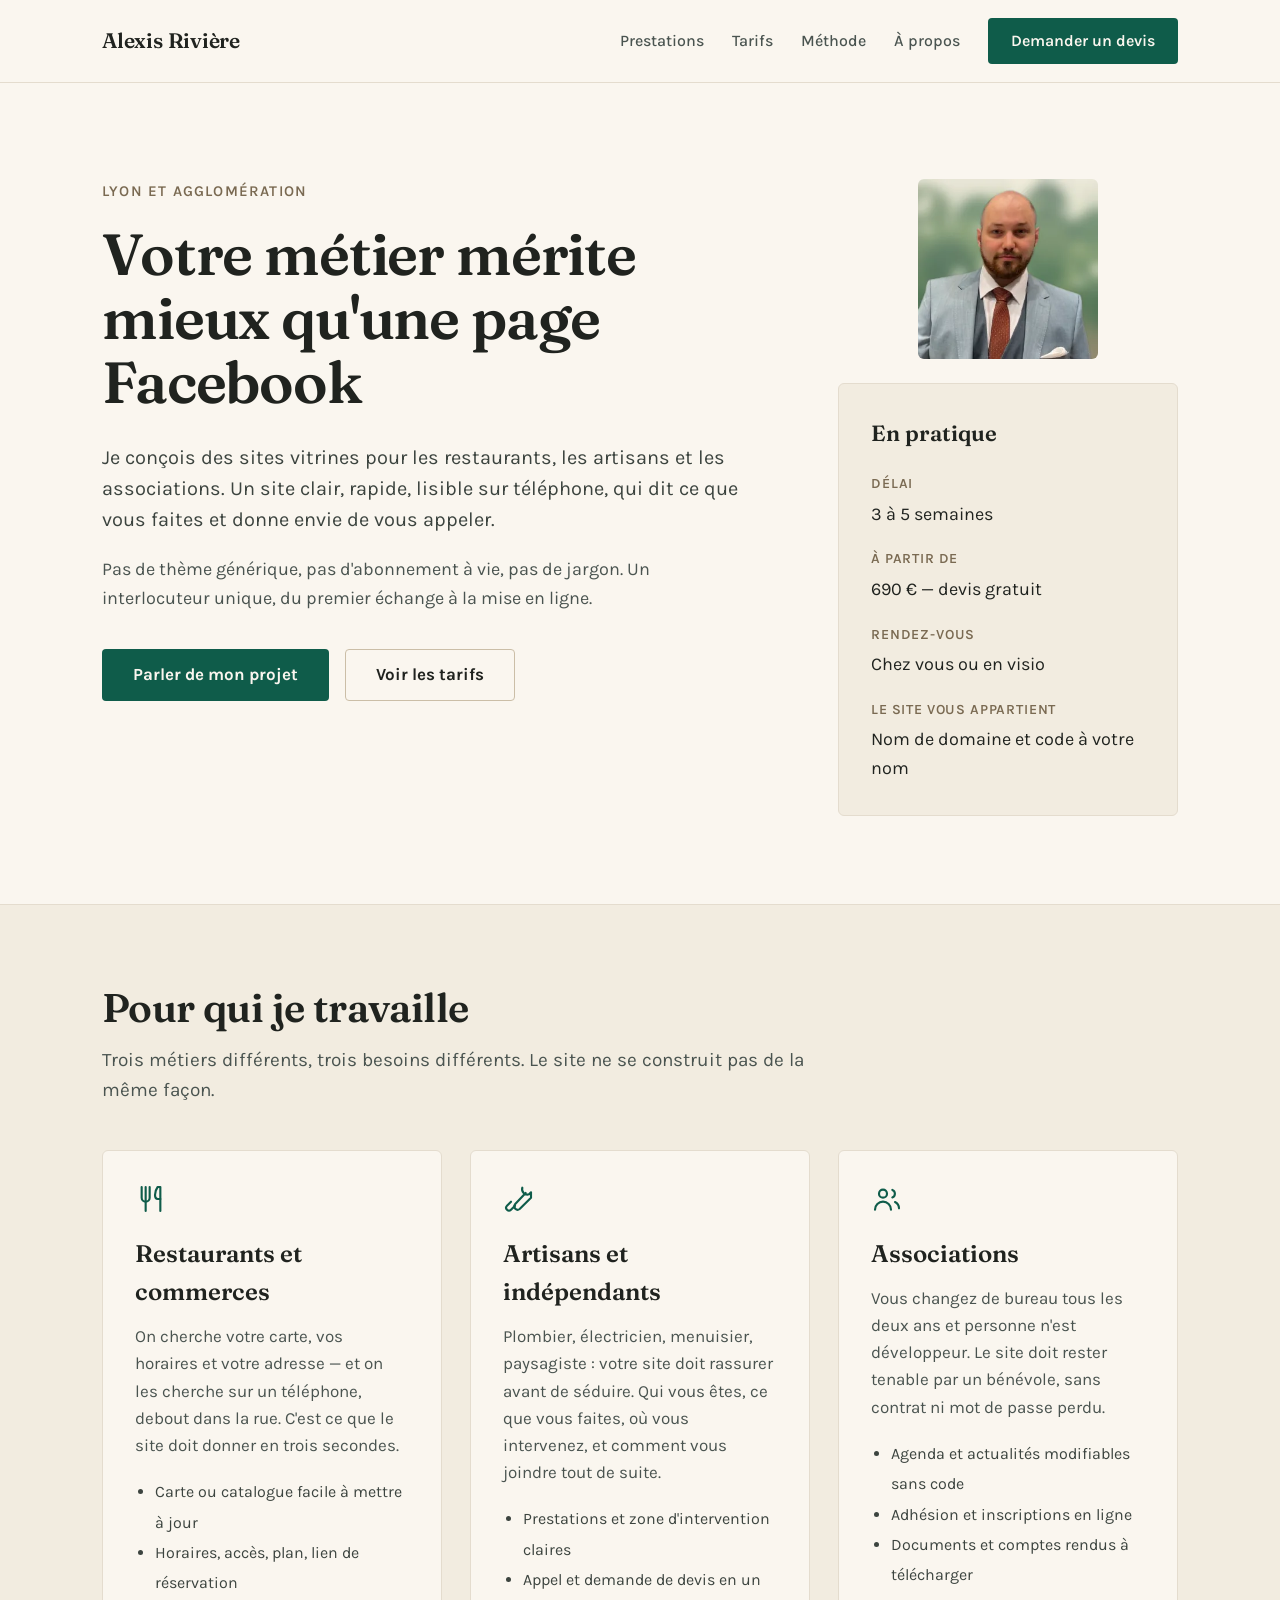
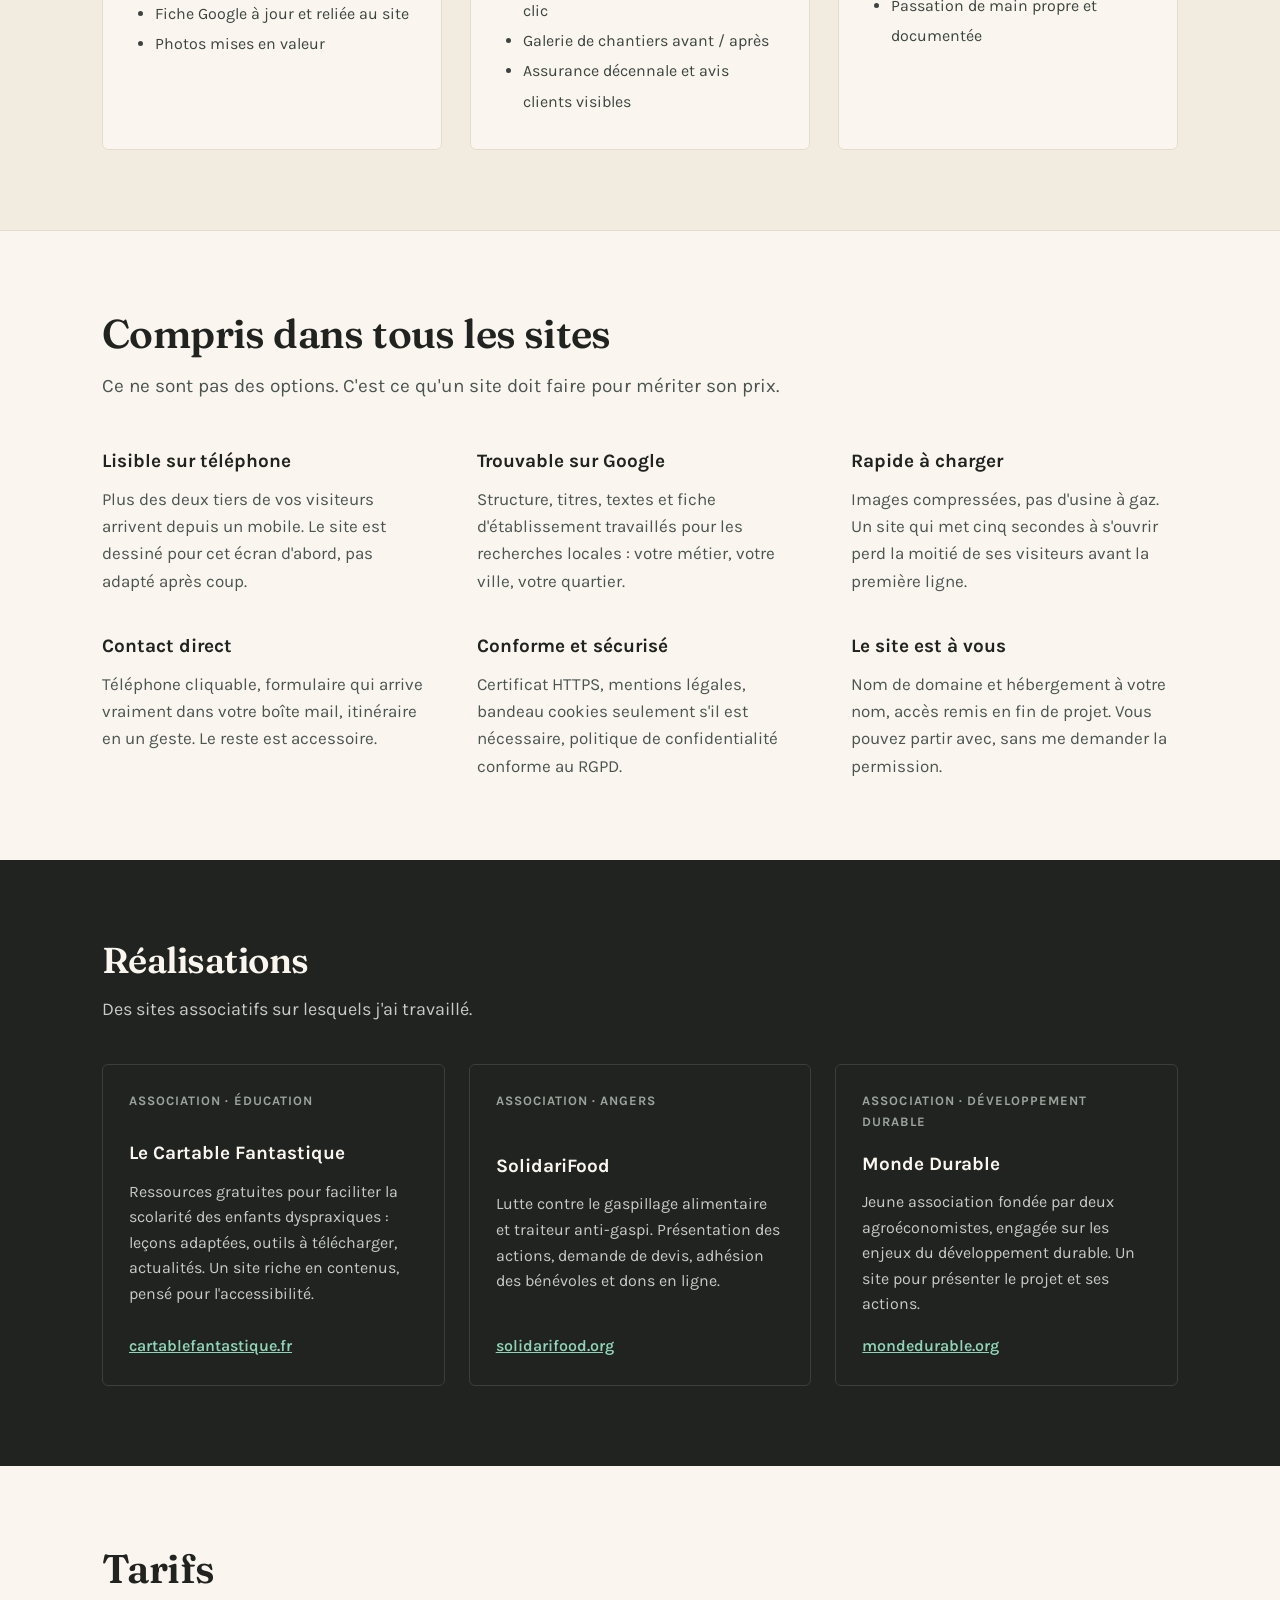
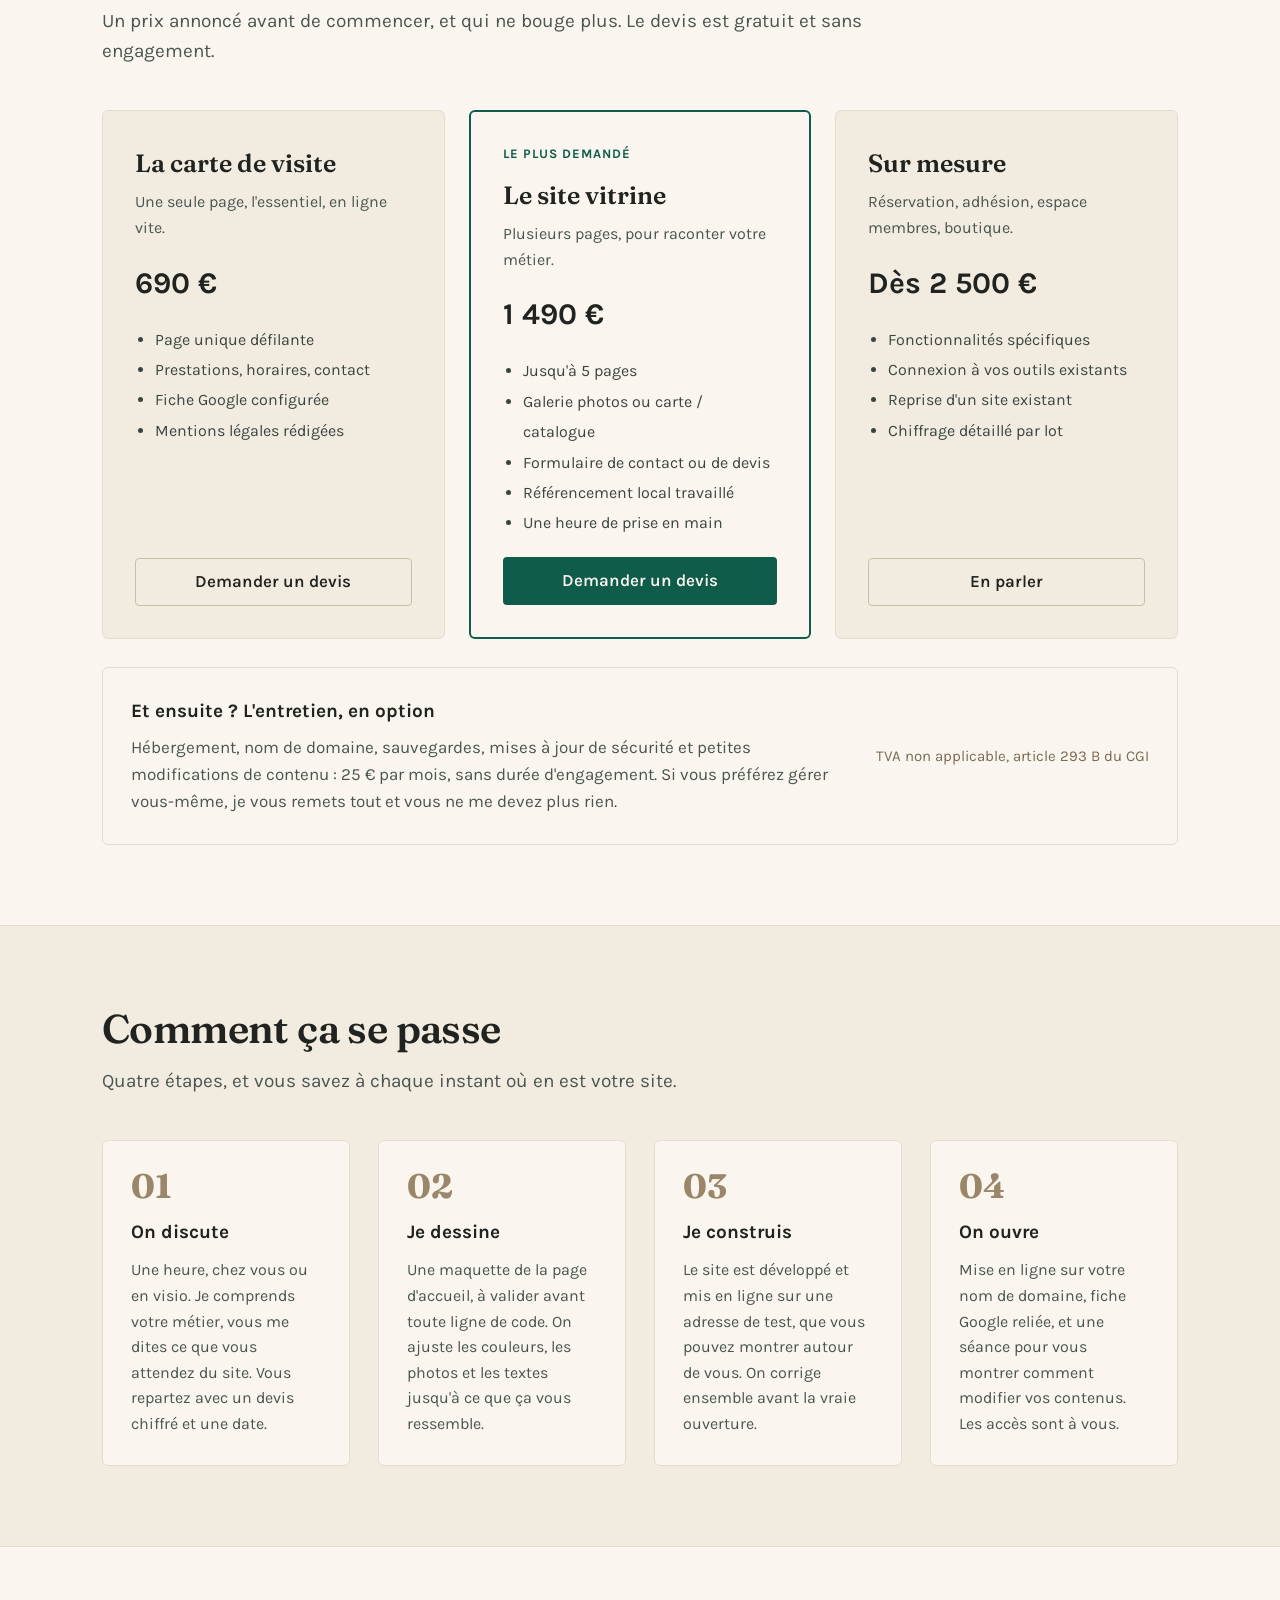
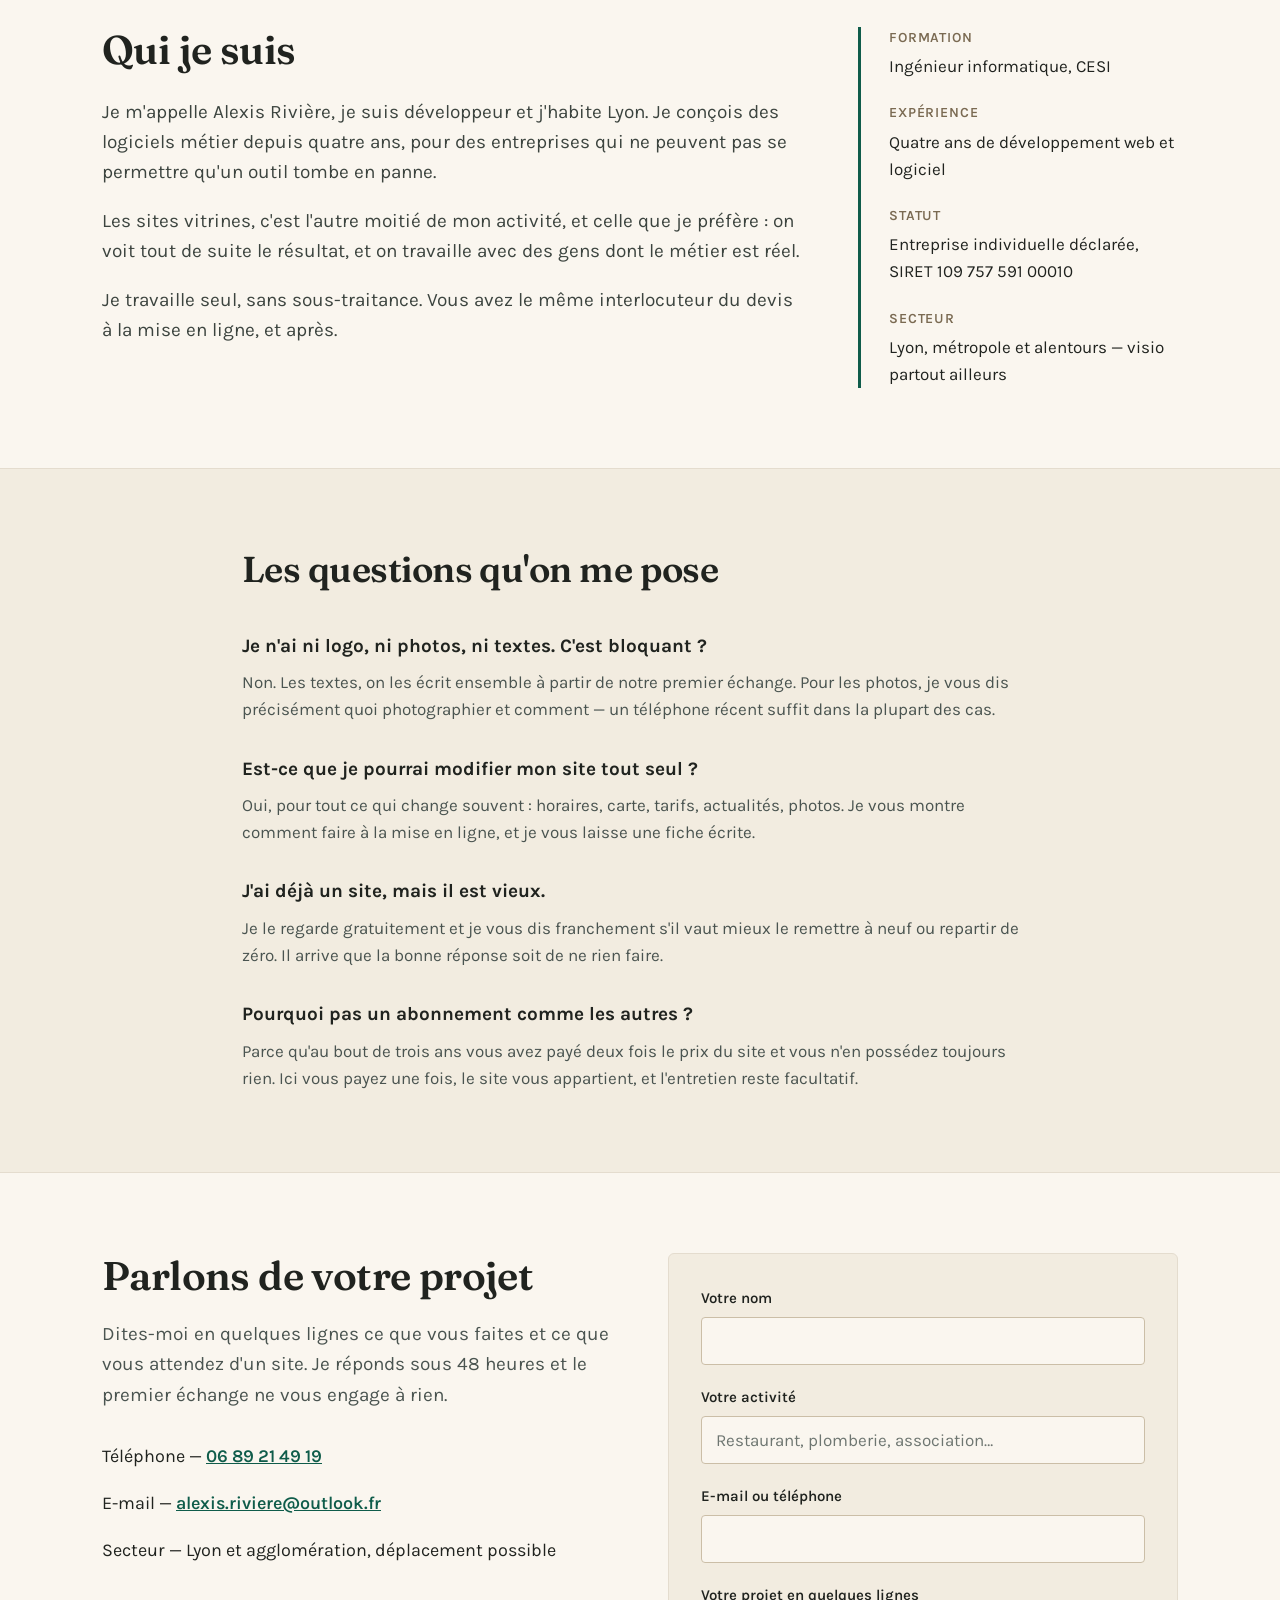
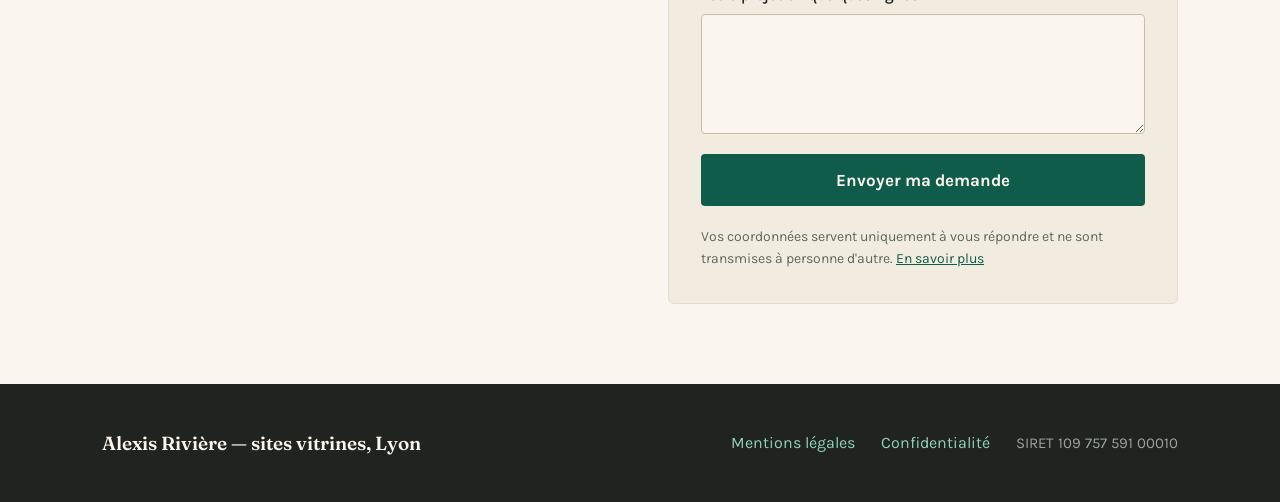
<file: index.html>
<!doctype html>
<html lang="fr">
<head>
  <meta charset="utf-8">
  <meta name="viewport" content="width=device-width, initial-scale=1">
  <title>Alexis Rivière — Création de sites vitrines à Lyon</title>
  <meta name="description" content="Sites vitrines sur mesure pour restaurants, artisans et associations à Lyon. Lisibles sur mobile, trouvables sur Google, et qui vous appartiennent. À partir de 690 €.">
  <link rel="canonical" href="https://alexis.riviere-pro.workers.dev/">
  <meta name="theme-color" content="#FAF6EF">

  <meta property="og:type" content="website">
  <meta property="og:locale" content="fr_FR">
  <meta property="og:title" content="Alexis Rivière — Création de sites vitrines à Lyon">
  <meta property="og:description" content="Sites vitrines sur mesure pour restaurants, artisans et associations. À partir de 690 €, le site vous appartient.">
  <meta property="og:url" content="https://alexis.riviere-pro.workers.dev/">

  <link rel="icon" href="assets/img/favicon.svg" type="image/svg+xml">
  <link rel="preload" href="assets/fonts/fraunces-latin-600-normal.woff2" as="font" type="font/woff2" crossorigin>
  <link rel="preload" href="assets/fonts/karla-latin-400-normal.woff2" as="font" type="font/woff2" crossorigin>
  <link rel="stylesheet" href="assets/css/style.css">

  <script type="application/ld+json">
  {
    "@context": "https://schema.org",
    "@type": "ProfessionalService",
    "name": "Alexis Rivière — sites vitrines",
    "description": "Création de sites vitrines pour restaurants, artisans et associations.",
    "url": "https://alexis.riviere-pro.workers.dev/",
    "telephone": "+33689214919",
    "email": "alexis.riviere@outlook.fr",
    "areaServed": "Lyon et métropole de Lyon",
    "address": { "@type": "PostalAddress", "addressLocality": "Lyon", "postalCode": "69008", "addressCountry": "FR" },
    "priceRange": "690 € – 2 500 €"
  }
  </script>
</head>
<body>

<a class="skip" href="#contenu">Aller au contenu</a>

<header class="site-header">
  <div class="wrap">
    <a class="brand" href="./">Alexis Rivière</a>
    <nav class="nav" aria-label="Navigation principale">
      <a href="#prestations">Prestations</a>
      <a href="#tarifs">Tarifs</a>
      <a href="#methode">Méthode</a>
      <a href="#apropos">À propos</a>
      <a class="btn btn-primary" href="#contact">Demander un devis</a>
    </nav>
  </div>
</header>

<main id="contenu">

  <!-- ===== hero ===== -->
  <section class="hero">
    <div class="wrap hero-grid">

      <div class="hero-text">
        <p class="hero-place">Lyon et agglomération</p>
        <h1>Votre métier mérite mieux qu'une page Facebook</h1>
        <p class="hero-lead">Je conçois des sites vitrines pour les restaurants, les artisans et les associations. Un site clair, rapide, lisible sur téléphone, qui dit ce que vous faites et donne envie de vous appeler.</p>
        <p class="hero-sub">Pas de thème générique, pas d'abonnement à vie, pas de jargon. Un interlocuteur unique, du premier échange à la mise en ligne.</p>
        <div class="actions">
          <a class="btn btn-primary btn-lg" href="#contact">Parler de mon projet</a>
          <a class="btn btn-ghost btn-lg" href="#tarifs">Voir les tarifs</a>
        </div>
      </div>

      <div class="hero-side">
        <picture style="align-self: center;">
          <source srcset="assets/img/alexis-riviere.webp" type="image/webp">
          <img class="hero-photo" src="assets/img/alexis-riviere.jpg" width="310" height="310" alt="Alexis Rivière, en costume gris clair et cravate" fetchpriority="high" decoding="async">
        </picture>
        <aside class="facts" aria-labelledby="facts-title">
          <h2 id="facts-title">En pratique</h2>
          <dl>
            <div>
              <dt class="label">Délai</dt>
              <dd>3 à 5 semaines</dd>
            </div>
            <div>
              <dt class="label">À partir de</dt>
              <dd>690 € — devis gratuit</dd>
            </div>
            <div>
              <dt class="label">Rendez-vous</dt>
              <dd>Chez vous ou en visio</dd>
            </div>
            <div>
              <dt class="label">Le site vous appartient</dt>
              <dd>Nom de domaine et code à votre nom</dd>
            </div>
          </dl>
        </aside>
      </div>

    </div>
  </section>

  <!-- ===== pour qui ===== -->
  <section id="prestations" class="band">
    <div class="wrap section">
      <h2 class="section-title">Pour qui je travaille</h2>
      <p class="section-lead">Trois métiers différents, trois besoins différents. Le site ne se construit pas de la même façon.</p>

      <div class="grid grid-3">

        <article class="card">
          <svg class="card-icon" viewBox="0 0 24 24" fill="none" stroke="currentColor" stroke-width="1.6" stroke-linecap="round" stroke-linejoin="round" aria-hidden="true" focusable="false">
            <path d="M5 3v8a3 3 0 0 0 6 0V3"/><path d="M8 3v18"/><path d="M17 3c-1.5 2-2 4-2 6s.5 3 2 3h2V3z"/><path d="M19 12v9"/>
          </svg>
          <h3>Restaurants et commerces</h3>
          <p>On cherche votre carte, vos horaires et votre adresse — et on les cherche sur un téléphone, debout dans la rue. C'est ce que le site doit donner en trois secondes.</p>
          <ul class="list">
            <li>Carte ou catalogue facile à mettre à jour</li>
            <li>Horaires, accès, plan, lien de réservation</li>
            <li>Fiche Google à jour et reliée au site</li>
            <li>Photos mises en valeur</li>
          </ul>
        </article>

        <article class="card">
          <svg class="card-icon" viewBox="0 0 24 24" fill="none" stroke="currentColor" stroke-width="1.6" stroke-linecap="round" stroke-linejoin="round" aria-hidden="true" focusable="false">
            <path d="M14.5 3.5a4 4 0 0 0 5 5L21 7v4l-8.5 8.5a2.5 2.5 0 0 1-3.5-3.5L17 7.5"/><path d="M6 14l-3 3a2.1 2.1 0 0 0 3 3l3-3"/>
          </svg>
          <h3>Artisans et indépendants</h3>
          <p>Plombier, électricien, menuisier, paysagiste : votre site doit rassurer avant de séduire. Qui vous êtes, ce que vous faites, où vous intervenez, et comment vous joindre tout de suite.</p>
          <ul class="list">
            <li>Prestations et zone d'intervention claires</li>
            <li>Appel et demande de devis en un clic</li>
            <li>Galerie de chantiers avant / après</li>
            <li>Assurance décennale et avis clients visibles</li>
          </ul>
        </article>

        <article class="card">
          <svg class="card-icon" viewBox="0 0 24 24" fill="none" stroke="currentColor" stroke-width="1.6" stroke-linecap="round" stroke-linejoin="round" aria-hidden="true" focusable="false">
            <circle cx="9" cy="8" r="3"/><path d="M3 20c0-3.3 2.7-6 6-6s6 2.7 6 6"/><path d="M16 5.2a3 3 0 0 1 0 5.6"/><path d="M18 14.3c1.8.9 3 2.6 3 4.7"/>
          </svg>
          <h3>Associations</h3>
          <p>Vous changez de bureau tous les deux ans et personne n'est développeur. Le site doit rester tenable par un bénévole, sans contrat ni mot de passe perdu.</p>
          <ul class="list">
            <li>Agenda et actualités modifiables sans code</li>
            <li>Adhésion et inscriptions en ligne</li>
            <li>Documents et comptes rendus à télécharger</li>
            <li>Passation de main propre et documentée</li>
          </ul>
        </article>

      </div>
    </div>
  </section>

  <!-- ===== inclus ===== -->
  <section class="wrap section" aria-labelledby="inclus-title">
    <h2 id="inclus-title" class="section-title">Compris dans tous les sites</h2>
    <p class="section-lead">Ce ne sont pas des options. C'est ce qu'un site doit faire pour mériter son prix.</p>

    <div class="features">
      <div>
        <h3>Lisible sur téléphone</h3>
        <p>Plus des deux tiers de vos visiteurs arrivent depuis un mobile. Le site est dessiné pour cet écran d'abord, pas adapté après coup.</p>
      </div>
      <div>
        <h3>Trouvable sur Google</h3>
        <p>Structure, titres, textes et fiche d'établissement travaillés pour les recherches locales : votre métier, votre ville, votre quartier.</p>
      </div>
      <div>
        <h3>Rapide à charger</h3>
        <p>Images compressées, pas d'usine à gaz. Un site qui met cinq secondes à s'ouvrir perd la moitié de ses visiteurs avant la première ligne.</p>
      </div>
      <div>
        <h3>Contact direct</h3>
        <p>Téléphone cliquable, formulaire qui arrive vraiment dans votre boîte mail, itinéraire en un geste. Le reste est accessoire.</p>
      </div>
      <div>
        <h3>Conforme et sécurisé</h3>
        <p>Certificat HTTPS, mentions légales, bandeau cookies seulement s'il est nécessaire, politique de confidentialité conforme au RGPD.</p>
      </div>
      <div>
        <h3>Le site est à vous</h3>
        <p>Nom de domaine et hébergement à votre nom, accès remis en fin de projet. Vous pouvez partir avec, sans me demander la permission.</p>
      </div>
    </div>
  </section>

  <!-- ===== réalisations ===== -->
  <section class="band-night" aria-labelledby="realisations-title">
    <div class="wrap section">
      <h2 id="realisations-title" class="section-title">Réalisations</h2>
      <p class="section-lead">Des sites associatifs sur lesquels j'ai travaillé.</p>
      <div class="grid work">
        <article class="work-item">
          <p class="kind">Association · Éducation</p>
          <h3>Le Cartable Fantastique</h3>
          <p>Ressources gratuites pour faciliter la scolarité des enfants dyspraxiques : leçons adaptées, outils à télécharger, actualités. Un site riche en contenus, pensé pour l'accessibilité.</p>
          <a href="https://www.cartablefantastique.fr/" rel="noopener">cartablefantastique.fr</a>
        </article>
        <article class="work-item">
          <p class="kind">Association · Angers</p>
          <h3>SolidariFood</h3>
          <p>Lutte contre le gaspillage alimentaire et traiteur anti-gaspi. Présentation des actions, demande de devis, adhésion des bénévoles et dons en ligne.</p>
          <a href="https://www.solidarifood.org/" rel="noopener">solidarifood.org</a>
        </article>
        <article class="work-item">
          <p class="kind">Association · Développement durable</p>
          <h3>Monde Durable</h3>
          <p>Jeune association fondée par deux agroéconomistes, engagée sur les enjeux du développement durable. Un site pour présenter le projet et ses actions.</p>
          <a href="https://mondedurable.org/" rel="noopener">mondedurable.org</a>
        </article>
      </div>
    </div>
  </section>

  <!-- ===== tarifs ===== -->
  <section id="tarifs" class="wrap section">
    <h2 class="section-title">Tarifs</h2>
    <p class="section-lead">Un prix annoncé avant de commencer, et qui ne bouge plus. Le devis est gratuit et sans engagement.</p>

    <div class="grid pricing">

      <article class="plan">
        <div>
          <h3>La carte de visite</h3>
          <p class="plan-desc">Une seule page, l'essentiel, en ligne vite.</p>
        </div>
        <p class="plan-price">690 €</p>
        <ul class="list">
          <li>Page unique défilante</li>
          <li>Prestations, horaires, contact</li>
          <li>Fiche Google configurée</li>
          <li>Mentions légales rédigées</li>
        </ul>
        <a class="btn btn-ghost" href="#contact">Demander un devis</a>
      </article>

      <article class="plan plan-featured">
        <div>
          <p class="plan-badge">Le plus demandé</p>
          <h3>Le site vitrine</h3>
          <p class="plan-desc">Plusieurs pages, pour raconter votre métier.</p>
        </div>
        <p class="plan-price">1 490 €</p>
        <ul class="list">
          <li>Jusqu'à 5 pages</li>
          <li>Galerie photos ou carte / catalogue</li>
          <li>Formulaire de contact ou de devis</li>
          <li>Référencement local travaillé</li>
          <li>Une heure de prise en main</li>
        </ul>
        <a class="btn btn-primary" href="#contact">Demander un devis</a>
      </article>

      <article class="plan">
        <div>
          <h3>Sur mesure</h3>
          <p class="plan-desc">Réservation, adhésion, espace membres, boutique.</p>
        </div>
        <p class="plan-price">Dès 2 500 €</p>
        <ul class="list">
          <li>Fonctionnalités spécifiques</li>
          <li>Connexion à vos outils existants</li>
          <li>Reprise d'un site existant</li>
          <li>Chiffrage détaillé par lot</li>
        </ul>
        <a class="btn btn-ghost" href="#contact">En parler</a>
      </article>

    </div>

    <div class="upkeep">
      <div class="upkeep-text">
        <h3>Et ensuite ? L'entretien, en option</h3>
        <p>Hébergement, nom de domaine, sauvegardes, mises à jour de sécurité et petites modifications de contenu : 25 € par mois, sans durée d'engagement. Si vous préférez gérer vous-même, je vous remets tout et vous ne me devez plus rien.</p>
      </div>
      <p class="vat">TVA non applicable, article 293 B du CGI</p>
    </div>
  </section>

  <!-- ===== méthode ===== -->
  <section id="methode" class="band">
    <div class="wrap section">
      <h2 class="section-title">Comment ça se passe</h2>
      <p class="section-lead">Quatre étapes, et vous savez à chaque instant où en est votre site.</p>

      <ol class="grid grid-4 steps">
        <li>
          <p class="step-num" aria-hidden="true">01</p>
          <h3>On discute</h3>
          <p>Une heure, chez vous ou en visio. Je comprends votre métier, vous me dites ce que vous attendez du site. Vous repartez avec un devis chiffré et une date.</p>
        </li>
        <li>
          <p class="step-num" aria-hidden="true">02</p>
          <h3>Je dessine</h3>
          <p>Une maquette de la page d'accueil, à valider avant toute ligne de code. On ajuste les couleurs, les photos et les textes jusqu'à ce que ça vous ressemble.</p>
        </li>
        <li>
          <p class="step-num" aria-hidden="true">03</p>
          <h3>Je construis</h3>
          <p>Le site est développé et mis en ligne sur une adresse de test, que vous pouvez montrer autour de vous. On corrige ensemble avant la vraie ouverture.</p>
        </li>
        <li>
          <p class="step-num" aria-hidden="true">04</p>
          <h3>On ouvre</h3>
          <p>Mise en ligne sur votre nom de domaine, fiche Google reliée, et une séance pour vous montrer comment modifier vos contenus. Les accès sont à vous.</p>
        </li>
      </ol>
    </div>
  </section>

  <!-- ===== à propos ===== -->
  <section id="apropos" class="wrap section">
    <div class="about">
      <div class="about-text">
        <h2 class="section-title">Qui je suis</h2>
        <p>Je m'appelle Alexis Rivière, je suis développeur et j'habite Lyon. Je conçois des logiciels métier depuis quatre ans, pour des entreprises qui ne peuvent pas se permettre qu'un outil tombe en panne.</p>
        <p>Les sites vitrines, c'est l'autre moitié de mon activité, et celle que je préfère : on voit tout de suite le résultat, et on travaille avec des gens dont le métier est réel.</p>
        <p>Je travaille seul, sans sous-traitance. Vous avez le même interlocuteur du devis à la mise en ligne, et après.</p>
      </div>
      <dl class="about-facts">
        <div>
          <dt class="label">Formation</dt>
          <dd>Ingénieur informatique, CESI</dd>
        </div>
        <div>
          <dt class="label">Expérience</dt>
          <dd>Quatre ans de développement web et logiciel</dd>
        </div>
        <div>
          <dt class="label">Statut</dt>
          <dd>Entreprise individuelle déclarée, SIRET 109 757 591 00010</dd>
        </div>
        <div>
          <dt class="label">Secteur</dt>
          <dd>Lyon, métropole et alentours — visio partout ailleurs</dd>
        </div>
      </dl>
    </div>
  </section>

  <!-- ===== questions ===== -->
  <section class="band" aria-labelledby="faq-title">
    <div class="wrap section faq">
      <h2 id="faq-title" class="section-title">Les questions qu'on me pose</h2>
      <div class="faq-list">
        <div>
          <h3>Je n'ai ni logo, ni photos, ni textes. C'est bloquant ?</h3>
          <p>Non. Les textes, on les écrit ensemble à partir de notre premier échange. Pour les photos, je vous dis précisément quoi photographier et comment — un téléphone récent suffit dans la plupart des cas.</p>
        </div>
        <div>
          <h3>Est-ce que je pourrai modifier mon site tout seul ?</h3>
          <p>Oui, pour tout ce qui change souvent : horaires, carte, tarifs, actualités, photos. Je vous montre comment faire à la mise en ligne, et je vous laisse une fiche écrite.</p>
        </div>
        <div>
          <h3>J'ai déjà un site, mais il est vieux.</h3>
          <p>Je le regarde gratuitement et je vous dis franchement s'il vaut mieux le remettre à neuf ou repartir de zéro. Il arrive que la bonne réponse soit de ne rien faire.</p>
        </div>
        <div>
          <h3>Pourquoi pas un abonnement comme les autres ?</h3>
          <p>Parce qu'au bout de trois ans vous avez payé deux fois le prix du site et vous n'en possédez toujours rien. Ici vous payez une fois, le site vous appartient, et l'entretien reste facultatif.</p>
        </div>
      </div>
    </div>
  </section>

  <!-- ===== contact ===== -->
  <section id="contact" class="wrap section">
    <div class="contact">

      <div class="contact-text">
        <h2 class="section-title">Parlons de votre projet</h2>
        <p class="section-lead">Dites-moi en quelques lignes ce que vous faites et ce que vous attendez d'un site. Je réponds sous 48 heures et le premier échange ne vous engage à rien.</p>
        <div class="contact-lines">
          <p>Téléphone — <a href="tel:+33689214919">06 89 21 49 19</a></p>
          <p>E-mail — <a href="mailto:alexis.riviere@outlook.fr">alexis.riviere@outlook.fr</a></p>
          <p>Secteur — Lyon et agglomération, déplacement possible</p>
        </div>
      </div>

      <form class="form" action="https://api.web3forms.com/submit" method="POST" aria-label="Demande de devis">
        <input type="hidden" name="access_key" value="ab7f3bf4-07bc-48d3-916a-0d352c2dc98a">
        <input type="hidden" name="subject" value="Nouvelle demande depuis le site">
        <input type="hidden" name="from_name" value="Site vitrine">
        <input type="hidden" name="redirect" value="https://alexis.riviere-pro.workers.dev/merci.html">
        <div class="field">
          <label for="nom">Votre nom</label>
          <input id="nom" name="nom" type="text" autocomplete="name" required>
        </div>
        <div class="field">
          <label for="activite">Votre activité</label>
          <input id="activite" name="activite" type="text" placeholder="Restaurant, plomberie, association…">
        </div>
        <div class="field">
          <label for="coordonnees">E-mail ou téléphone</label>
          <input id="coordonnees" name="coordonnees" type="text" autocomplete="email" required>
        </div>
        <div class="field">
          <label for="message">Votre projet en quelques lignes</label>
          <textarea id="message" name="message" rows="4" required></textarea>
        </div>
        <div class="hp" aria-hidden="true">
          <label for="botcheck">Ne pas cocher</label>
          <input id="botcheck" name="botcheck" type="checkbox" tabindex="-1" autocomplete="off">
        </div>
        <button class="btn btn-primary btn-lg" type="submit">Envoyer ma demande</button>
        <p class="form-note">Vos coordonnées servent uniquement à vous répondre et ne sont transmises à personne d'autre. <a href="confidentialite.html">En savoir plus</a></p>
      </form>

    </div>
  </section>

</main>

<footer class="site-footer">
  <div class="wrap">
    <p class="footer-brand">Alexis Rivière — sites vitrines, Lyon</p>
    <div class="footer-links">
      <a href="mentions-legales.html">Mentions légales</a>
      <a href="confidentialite.html">Confidentialité</a>
      <p>SIRET 109 757 591 00010</p>
    </div>
  </div>
</footer>

</body>
</html>
</file>
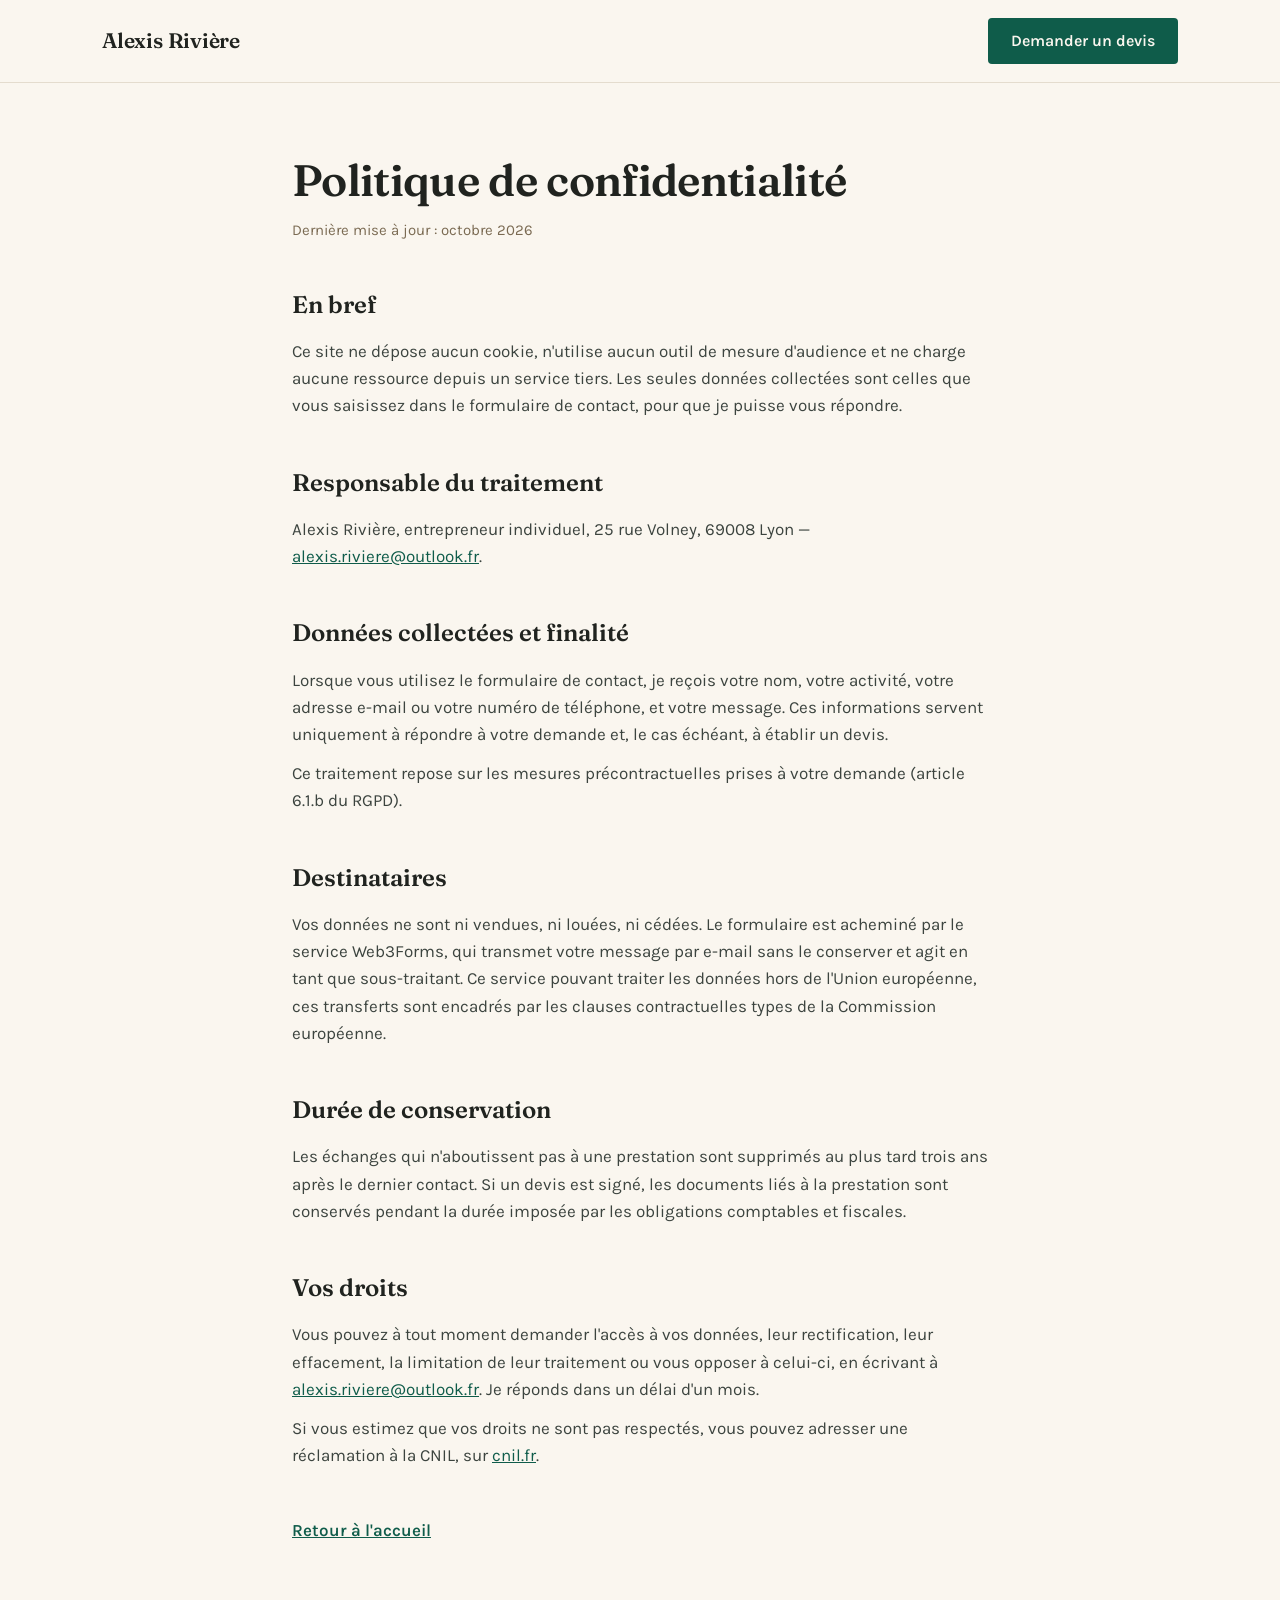
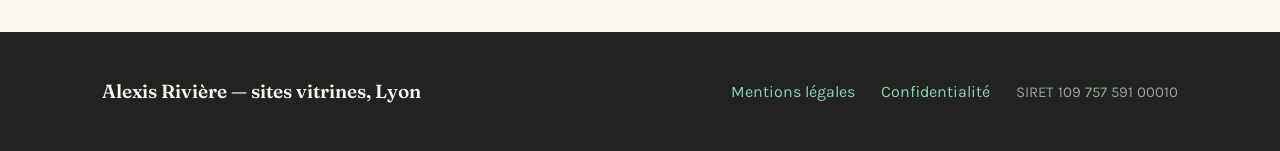
<file: confidentialite.html>
<!doctype html>
<html lang="fr">
<head>
  <meta charset="utf-8">
  <meta name="viewport" content="width=device-width, initial-scale=1">
  <title>Politique de confidentialité — Alexis Rivière</title>
  <meta name="robots" content="noindex">
  <link rel="canonical" href="https://alexis.riviere-pro.workers.dev/confidentialite.html">
  <meta name="theme-color" content="#FAF6EF">
  <link rel="icon" href="assets/img/favicon.svg" type="image/svg+xml">
  <link rel="stylesheet" href="assets/css/style.css">
</head>
<body>

<a class="skip" href="#contenu">Aller au contenu</a>

<header class="site-header">
  <div class="wrap">
    <a class="brand" href="./">Alexis Rivière</a>
    <nav class="nav" aria-label="Navigation principale">
      <a class="btn btn-primary" href="./#contact">Demander un devis</a>
    </nav>
  </div>
</header>

<main id="contenu" class="wrap legal">
  <h1>Politique de confidentialité</h1>
  <p class="updated">Dernière mise à jour : octobre 2026</p>

  <h2>En bref</h2>
  <p>Ce site ne dépose aucun cookie, n'utilise aucun outil de mesure d'audience et ne charge aucune ressource depuis un service tiers. Les seules données collectées sont celles que vous saisissez dans le formulaire de contact, pour que je puisse vous répondre.</p>

  <h2>Responsable du traitement</h2>
  <p>Alexis Rivière, entrepreneur individuel, 25 rue Volney, 69008 Lyon — <a href="mailto:alexis.riviere@outlook.fr">alexis.riviere@outlook.fr</a>.</p>

  <h2>Données collectées et finalité</h2>
  <p>Lorsque vous utilisez le formulaire de contact, je reçois votre nom, votre activité, votre adresse e-mail ou votre numéro de téléphone, et votre message. Ces informations servent uniquement à répondre à votre demande et, le cas échéant, à établir un devis.</p>
  <p>Ce traitement repose sur les mesures précontractuelles prises à votre demande (article 6.1.b du RGPD).</p>

  <h2>Destinataires</h2>
  <p>Vos données ne sont ni vendues, ni louées, ni cédées. Le formulaire est acheminé par le service Web3Forms, qui transmet votre message par e-mail sans le conserver et agit en tant que sous-traitant. Ce service pouvant traiter les données hors de l'Union européenne, ces transferts sont encadrés par les clauses contractuelles types de la Commission européenne.</p>

  <h2>Durée de conservation</h2>
  <p>Les échanges qui n'aboutissent pas à une prestation sont supprimés au plus tard trois ans après le dernier contact. Si un devis est signé, les documents liés à la prestation sont conservés pendant la durée imposée par les obligations comptables et fiscales.</p>

  <h2>Vos droits</h2>
  <p>Vous pouvez à tout moment demander l'accès à vos données, leur rectification, leur effacement, la limitation de leur traitement ou vous opposer à celui-ci, en écrivant à <a href="mailto:alexis.riviere@outlook.fr">alexis.riviere@outlook.fr</a>. Je réponds dans un délai d'un mois.</p>
  <p>Si vous estimez que vos droits ne sont pas respectés, vous pouvez adresser une réclamation à la CNIL, sur <a href="https://www.cnil.fr/" rel="noopener">cnil.fr</a>.</p>

  <a class="back" href="./">Retour à l'accueil</a>
</main>

<footer class="site-footer">
  <div class="wrap">
    <p class="footer-brand">Alexis Rivière — sites vitrines, Lyon</p>
    <div class="footer-links">
      <a href="mentions-legales.html">Mentions légales</a>
      <a href="confidentialite.html" aria-current="page">Confidentialité</a>
      <p>SIRET 109 757 591 00010</p>
    </div>
  </div>
</footer>

</body>
</html>
</file>
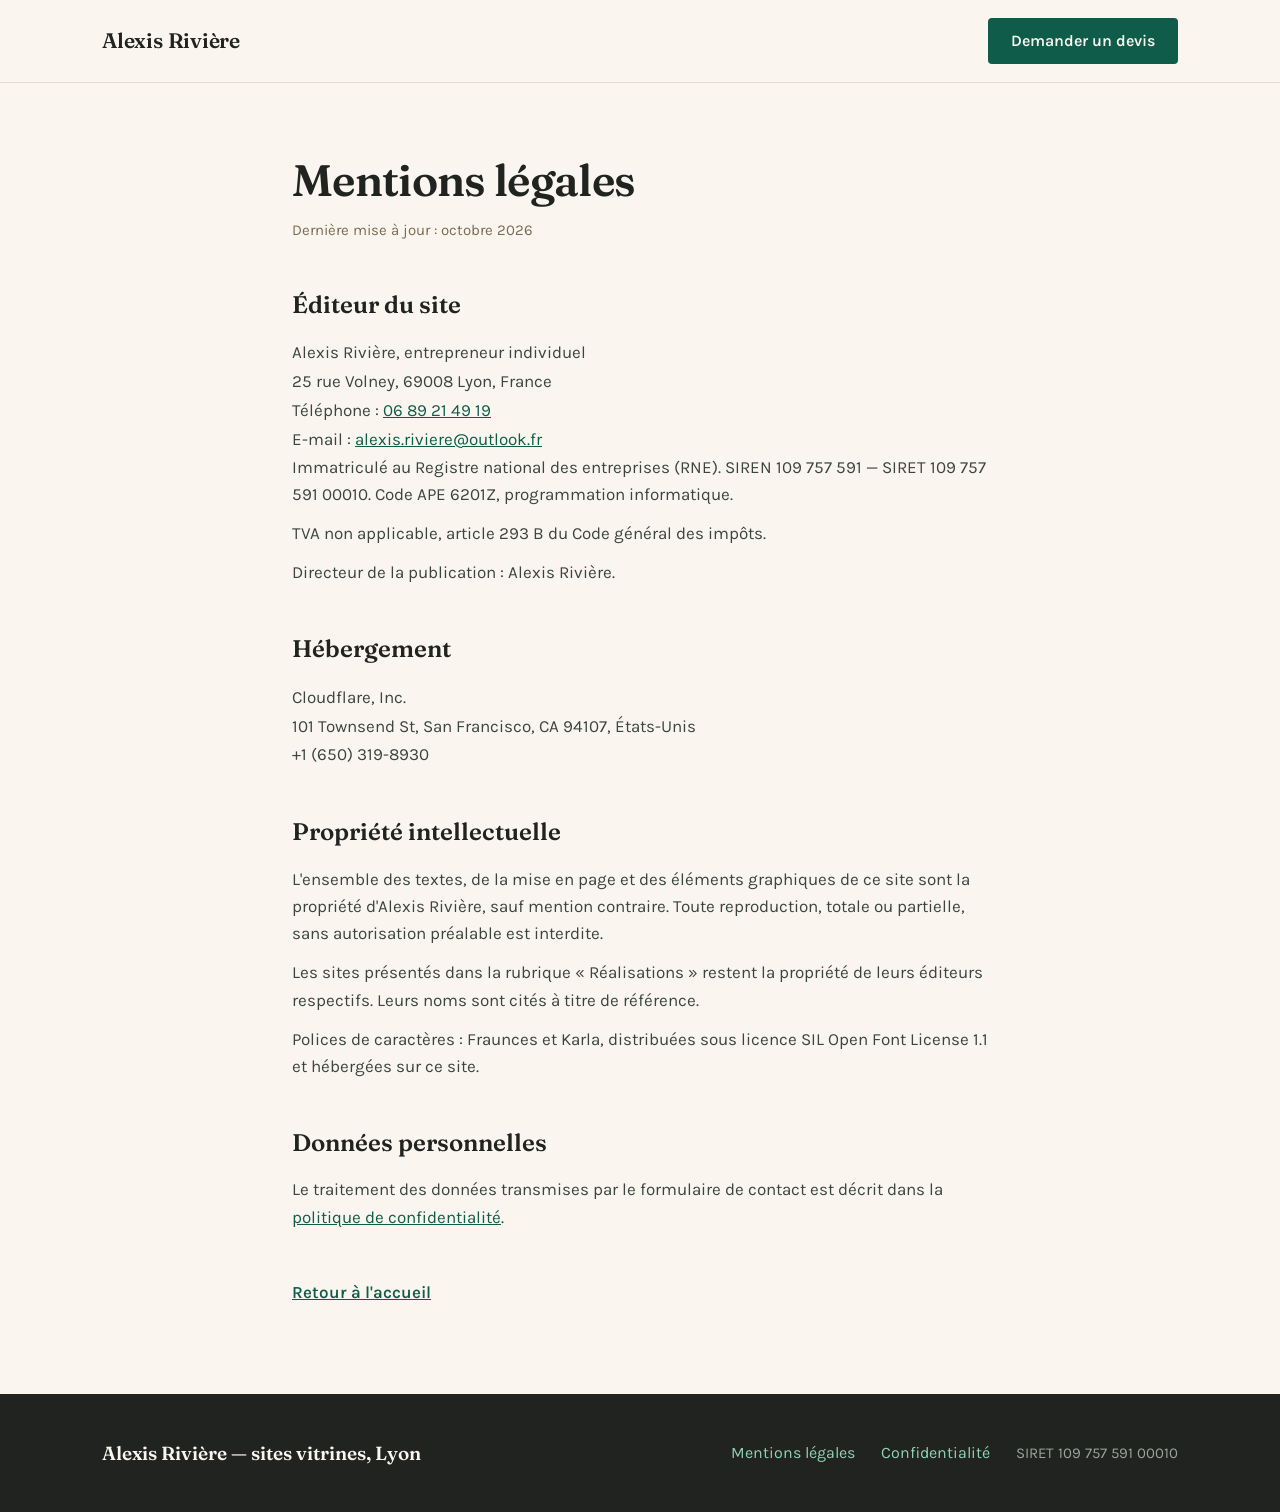
<file: mentions-legales.html>
<!doctype html>
<html lang="fr">
<head>
  <meta charset="utf-8">
  <meta name="viewport" content="width=device-width, initial-scale=1">
  <title>Mentions légales — Alexis Rivière</title>
  <meta name="robots" content="noindex">
  <link rel="canonical" href="https://alexis.riviere-pro.workers.dev/mentions-legales.html">
  <meta name="theme-color" content="#FAF6EF">
  <link rel="icon" href="assets/img/favicon.svg" type="image/svg+xml">
  <link rel="stylesheet" href="assets/css/style.css">
</head>
<body>

<a class="skip" href="#contenu">Aller au contenu</a>

<header class="site-header">
  <div class="wrap">
    <a class="brand" href="./">Alexis Rivière</a>
    <nav class="nav" aria-label="Navigation principale">
      <a class="btn btn-primary" href="./#contact">Demander un devis</a>
    </nav>
  </div>
</header>

<main id="contenu" class="wrap legal">
  <h1>Mentions légales</h1>
  <p class="updated">Dernière mise à jour : octobre 2026</p>

  <h2>Éditeur du site</h2>
  <address>
    Alexis Rivière, entrepreneur individuel<br>
    25 rue Volney, 69008 Lyon, France<br>
    Téléphone : <a href="tel:+33689214919">06 89 21 49 19</a><br>
    E-mail : <a href="mailto:alexis.riviere@outlook.fr">alexis.riviere@outlook.fr</a>
  </address>
  <p>Immatriculé au Registre national des entreprises (RNE). SIREN 109 757 591 — SIRET 109 757 591 00010. Code APE 6201Z, programmation informatique.</p>
  <p>TVA non applicable, article 293 B du Code général des impôts.</p>
  <p>Directeur de la publication : Alexis Rivière.</p>

  <h2>Hébergement</h2>
  <address>
    Cloudflare, Inc.<br>
    101 Townsend St, San Francisco, CA 94107, États-Unis<br>
    +1 (650) 319-8930
  </address>

  <h2>Propriété intellectuelle</h2>
  <p>L'ensemble des textes, de la mise en page et des éléments graphiques de ce site sont la propriété d'Alexis Rivière, sauf mention contraire. Toute reproduction, totale ou partielle, sans autorisation préalable est interdite.</p>
  <p>Les sites présentés dans la rubrique « Réalisations » restent la propriété de leurs éditeurs respectifs. Leurs noms sont cités à titre de référence.</p>
  <p>Polices de caractères : Fraunces et Karla, distribuées sous licence SIL Open Font License 1.1 et hébergées sur ce site.</p>

  <h2>Données personnelles</h2>
  <p>Le traitement des données transmises par le formulaire de contact est décrit dans la <a href="confidentialite.html">politique de confidentialité</a>.</p>

  <a class="back" href="./">Retour à l'accueil</a>
</main>

<footer class="site-footer">
  <div class="wrap">
    <p class="footer-brand">Alexis Rivière — sites vitrines, Lyon</p>
    <div class="footer-links">
      <a href="mentions-legales.html" aria-current="page">Mentions légales</a>
      <a href="confidentialite.html">Confidentialité</a>
      <p>SIRET 109 757 591 00010</p>
    </div>
  </div>
</footer>

</body>
</html>
</file>
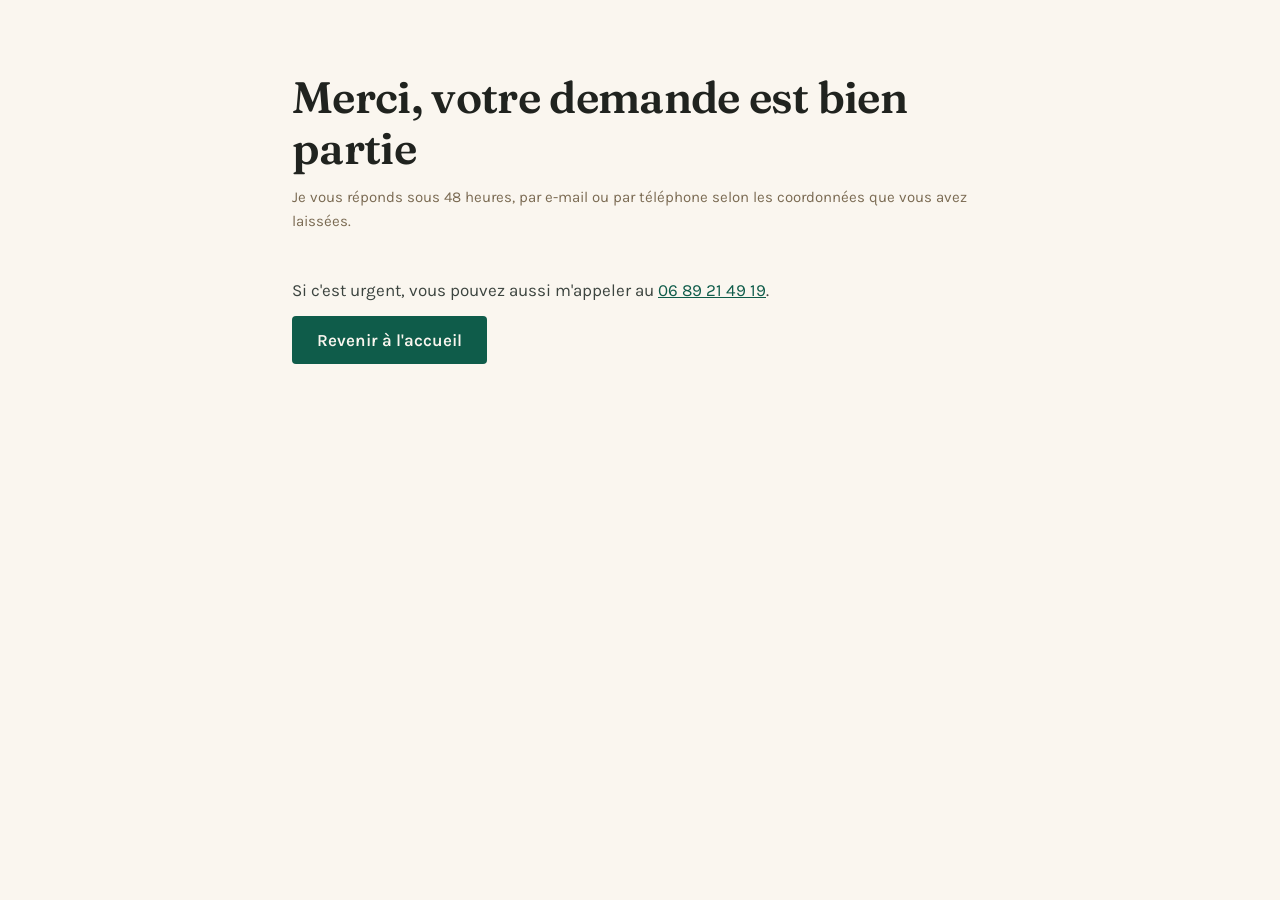
<file: merci.html>
<!doctype html>
<html lang="fr">
<head>
  <meta charset="utf-8">
  <meta name="viewport" content="width=device-width, initial-scale=1">
  <title>Demande envoyée — Alexis Rivière</title>
  <meta name="robots" content="noindex">
  <link rel="icon" href="assets/img/favicon.svg" type="image/svg+xml">
  <link rel="stylesheet" href="assets/css/style.css">
</head>
<body>
<main class="wrap legal">
  <h1>Merci, votre demande est bien partie</h1>
  <p class="updated">Je vous réponds sous 48 heures, par e-mail ou par téléphone selon les coordonnées que vous avez laissées.</p>
  <p>Si c'est urgent, vous pouvez aussi m'appeler au <a href="tel:+33689214919">06 89 21 49 19</a>.</p>
  <p><a class="btn btn-primary" href="index.html">Revenir à l'accueil</a></p>
</main>
</body>
</html>
</file>
<file: assets/css/style.css>
/* ==========================================================================
   Alexis Rivière — sites vitrines
   Polices hébergées localement : aucune requête vers un service tiers.
   ========================================================================== */

@font-face { font-family: "Fraunces"; font-style: normal; font-weight: 400; font-display: swap; src: url("../fonts/fraunces-latin-400-normal.woff2") format("woff2"); }
@font-face { font-family: "Fraunces"; font-style: normal; font-weight: 600; font-display: swap; src: url("../fonts/fraunces-latin-600-normal.woff2") format("woff2"); }
@font-face { font-family: "Fraunces"; font-style: normal; font-weight: 700; font-display: swap; src: url("../fonts/fraunces-latin-700-normal.woff2") format("woff2"); }
@font-face { font-family: "Karla"; font-style: normal; font-weight: 400; font-display: swap; src: url("../fonts/karla-latin-400-normal.woff2") format("woff2"); }
@font-face { font-family: "Karla"; font-style: normal; font-weight: 500; font-display: swap; src: url("../fonts/karla-latin-500-normal.woff2") format("woff2"); }
@font-face { font-family: "Karla"; font-style: normal; font-weight: 600; font-display: swap; src: url("../fonts/karla-latin-600-normal.woff2") format("woff2"); }
@font-face { font-family: "Karla"; font-style: normal; font-weight: 700; font-display: swap; src: url("../fonts/karla-latin-700-normal.woff2") format("woff2"); }

:root {
  --paper: #FAF6EF;
  --sand: #F2ECE0;
  --line: #E4DCCE;
  --line-strong: #CBBEA7;
  --ink: #20231F;
  --ink-soft: #3C443F;
  --muted: #4A5450;
  --earth: #7A6A52;
  --step: #9A8668;
  --accent: #0F5C4A;
  --accent-dark: #0A3F33;
  --night: #20231F;
  --night-line: #3A3F39;
  --night-text: #C7CCC6;
  --night-muted: #9BA39C;
  --night-link: #8FD4B8;

  --serif: "Fraunces", Georgia, "Times New Roman", serif;
  --sans: "Karla", system-ui, -apple-system, "Segoe UI", sans-serif;

  --radius: 6px;
  --radius-sm: 4px;
  --wrap: 1140px;
  --gutter: 32px;
}

/* ---------- base ---------- */

*, *::before, *::after { box-sizing: border-box; }

html { -webkit-text-size-adjust: 100%; scroll-padding-top: 24px; }

@media (prefers-reduced-motion: no-preference) {
  html { scroll-behavior: smooth; }
}

body {
  margin: 0;
  background: var(--paper);
  color: var(--ink);
  font-family: var(--sans);
  font-size: 17px;
  line-height: 1.6;
  -webkit-font-smoothing: antialiased;
}

img { max-width: 100%; height: auto; }

h1, h2, h3 { margin: 0; color: var(--ink); }
p, ul, ol, dl, dd { margin: 0; }

a { color: var(--accent); }
a:hover { color: var(--accent-dark); }

:focus-visible {
  outline: 3px solid var(--accent);
  outline-offset: 3px;
  border-radius: 2px;
}

.skip {
  position: absolute;
  left: 16px;
  top: -100px;
  padding: 12px 18px;
  background: var(--ink);
  color: var(--paper);
  border-radius: var(--radius-sm);
  z-index: 10;
}
.skip:focus { top: 16px; color: var(--paper); }

.wrap {
  max-width: var(--wrap);
  margin: 0 auto;
  padding-left: var(--gutter);
  padding-right: var(--gutter);
}

.band { background: var(--sand); border-top: 1px solid var(--line); border-bottom: 1px solid var(--line); }
.band-night { background: var(--night); color: var(--paper); }

.section { padding-top: 80px; padding-bottom: 80px; }

.section-title {
  font-family: var(--serif);
  font-size: 40px;
  line-height: 1.15;
  font-weight: 600;
  letter-spacing: -0.015em;
  margin-bottom: 14px;
}

.section-lead {
  font-size: 19px;
  color: var(--muted);
  max-width: 40em;
  margin-bottom: 44px;
}

/* ---------- boutons ---------- */

.btn {
  display: inline-flex;
  align-items: center;
  justify-content: center;
  min-height: 48px;
  padding: 0 24px;
  border-radius: var(--radius-sm);
  font-family: var(--sans);
  font-size: 17px;
  font-weight: 600;
  text-decoration: none;
  border: 1.5px solid transparent;
  cursor: pointer;
}
.btn-lg { min-height: 52px; padding: 0 30px; font-weight: 700; }

.btn-primary { background: var(--accent); color: var(--paper); }
.btn-primary:hover { background: var(--accent-dark); color: var(--paper); }

.btn-ghost { background: transparent; color: var(--ink); border-color: var(--line-strong); }
.btn-ghost:hover { border-color: var(--ink); color: var(--ink); }

/* ---------- en-tête ---------- */

.site-header { border-bottom: 1px solid var(--line); }

.site-header .wrap {
  display: flex;
  flex-wrap: wrap;
  align-items: center;
  justify-content: space-between;
  gap: 16px 24px;
  padding-top: 18px;
  padding-bottom: 18px;
}

.brand {
  font-family: var(--serif);
  font-size: 21px;
  font-weight: 600;
  letter-spacing: -0.01em;
  color: var(--ink);
  text-decoration: none;
}
.brand:hover { color: var(--ink); }

.nav { display: flex; flex-wrap: wrap; align-items: center; gap: 28px; }
.nav a:not(.btn) { color: var(--muted); text-decoration: none; font-size: 16px; font-weight: 500; }
.nav a:not(.btn):hover { color: var(--ink); text-decoration: underline; text-underline-offset: 4px; }
.nav .btn { min-height: 46px; padding: 0 22px; font-size: 16px; }

/* ---------- hero ---------- */

.hero { padding-top: 96px; padding-bottom: 88px; }

.hero-grid { display: flex; flex-wrap: wrap; gap: 64px; align-items: flex-start; }
.hero-text { flex: 1 1 520px; min-width: 0; }

.hero-place {
  font-size: 15px;
  font-weight: 600;
  letter-spacing: 0.08em;
  text-transform: uppercase;
  color: var(--earth);
  margin-bottom: 20px;
}

.hero h1 {
  font-family: var(--serif);
  font-size: 58px;
  line-height: 1.1;
  font-weight: 600;
  letter-spacing: -0.02em;
  margin-bottom: 28px;
}

.hero-lead { font-size: 20px; line-height: 1.55; color: var(--ink-soft); max-width: 32em; margin-bottom: 20px; }
.hero-sub { font-size: 18px; color: var(--muted); max-width: 32em; margin-bottom: 36px; }

.actions { display: flex; flex-wrap: wrap; gap: 16px; }

.hero-side {
  flex: 0 1 340px;
  min-width: 0;
  display: flex;
  flex-direction: column;
  gap: 24px;
}
.hero-photo {
  display: block;
  width: 180px;
  height: auto;
  border-radius: var(--radius);
}

.facts {
  background: var(--sand);
  border: 1px solid var(--line);
  border-radius: var(--radius);
  padding: 32px;
}
.facts h2 { font-family: var(--serif); font-size: 22px; font-weight: 600; margin-bottom: 22px; }
.facts dl { display: flex; flex-direction: column; gap: 20px; }

.label {
  font-size: 14px;
  font-weight: 600;
  letter-spacing: 0.06em;
  text-transform: uppercase;
  color: var(--earth);
}
.facts dd { margin-top: 4px; font-size: 18px; color: var(--ink); }

/* ---------- cartes génériques ---------- */

.grid { display: grid; gap: 28px; }
.grid-3 { grid-template-columns: repeat(auto-fit, minmax(280px, 1fr)); }
.grid-4 { grid-template-columns: repeat(auto-fit, minmax(240px, 1fr)); }

.card {
  background: var(--paper);
  border: 1px solid var(--line);
  border-radius: var(--radius);
  padding: 32px;
}

.card-icon { display: block; width: 32px; height: 32px; margin-bottom: 20px; color: var(--accent); }

.card h3 { font-family: var(--serif); font-size: 24px; font-weight: 600; margin-bottom: 12px; }
.card p { font-size: 17px; color: var(--muted); }

.list { padding-left: 20px; color: var(--ink-soft); font-size: 16px; line-height: 1.9; }
.card .list { margin-top: 18px; }

/* ---------- inclus ---------- */

.features { display: grid; grid-template-columns: repeat(auto-fit, minmax(300px, 1fr)); gap: 36px 48px; }
.features h3 { font-size: 19px; font-weight: 700; margin-bottom: 10px; }
.features p { font-size: 17px; color: var(--muted); }

/* ---------- réalisations ---------- */

.band-night .section-title { color: var(--paper); font-size: 36px; }
.band-night .section-lead { color: var(--night-text); font-size: 18px; margin-bottom: 40px; }

.work { grid-template-columns: repeat(auto-fit, minmax(260px, 1fr)); gap: 24px; }

.work-item {
  border: 1px solid var(--night-line);
  border-radius: var(--radius);
  padding: 26px;
  display: flex;
  flex-direction: column;
  gap: 10px;
}
.work-item .kind { font-size: 13px; font-weight: 700; letter-spacing: 0.08em; text-transform: uppercase; color: var(--night-muted); }
.work-item h3 { font-size: 19px; font-weight: 700; color: var(--paper); }
.work-item p { font-size: 16px; color: var(--night-text); flex-grow: 1; margin-bottom: 6px; }
.work-item a { color: var(--night-link); font-size: 16px; font-weight: 600; }
.work-item a:hover { color: var(--paper); }
.band-night :focus-visible { outline-color: var(--night-link); }

/* ---------- tarifs ---------- */

.pricing { grid-template-columns: repeat(auto-fit, minmax(290px, 1fr)); gap: 24px; align-items: stretch; }

.plan {
  background: var(--sand);
  border: 1px solid var(--line);
  border-radius: var(--radius);
  padding: 32px;
  display: flex;
  flex-direction: column;
  gap: 18px;
}
.plan-featured { background: var(--paper); border: 2px solid var(--accent); }

.plan-badge { font-size: 13px; font-weight: 700; letter-spacing: 0.08em; text-transform: uppercase; color: var(--accent); margin-bottom: 10px; }
.plan h3 { font-family: var(--serif); font-size: 25px; font-weight: 600; margin-bottom: 6px; }
.plan-desc { font-size: 16px; color: var(--muted); }
.plan-price { font-size: 30px; font-weight: 700; color: var(--ink); }
.plan .list { flex-grow: 1; }

.upkeep {
  margin-top: 28px;
  border: 1px solid var(--line);
  border-radius: var(--radius);
  padding: 28px;
  display: flex;
  flex-wrap: wrap;
  gap: 24px;
  align-items: center;
  justify-content: space-between;
}
.upkeep-text { flex: 1 1 420px; }
.upkeep h3 { font-size: 19px; font-weight: 700; margin-bottom: 8px; }
.upkeep p { font-size: 17px; color: var(--muted); }
.upkeep .vat { flex: 0 0 auto; font-size: 15px; color: var(--earth); }

/* ---------- méthode ---------- */

.steps { list-style: none; padding: 0; }
.steps li { background: var(--paper); border: 1px solid var(--line); border-radius: var(--radius); padding: 28px; }
.steps .step-num { font-family: var(--serif); font-size: 34px; font-weight: 700; line-height: 1; color: var(--step); margin-bottom: 14px; }
.steps h3 { font-size: 19px; font-weight: 700; margin-bottom: 10px; }
.steps p { font-size: 16px; color: var(--muted); }

/* ---------- à propos ---------- */

.about { display: flex; flex-wrap: wrap; gap: 56px; align-items: flex-start; }
.about-text { flex: 1 1 520px; min-width: 0; }
.about-text .section-title { margin-bottom: 24px; }
.about-text p { font-size: 19px; color: var(--ink-soft); }
.about-text p + p { margin-top: 18px; }

.about-facts {
  flex: 0 1 320px;
  min-width: 0;
  border-left: 3px solid var(--accent);
  padding-left: 28px;
  display: flex;
  flex-direction: column;
  gap: 22px;
}
.about-facts dd { margin-top: 4px; font-size: 17px; color: var(--ink); }

/* ---------- questions ---------- */

.faq { max-width: 860px; }
.faq .section-title { font-size: 36px; margin-bottom: 40px; }
.faq-list { display: flex; flex-direction: column; gap: 30px; }
.faq-list h3 { font-size: 19px; font-weight: 700; margin-bottom: 8px; }
.faq-list p { font-size: 17px; color: var(--muted); }

/* ---------- contact ---------- */

.contact { display: flex; flex-wrap: wrap; gap: 56px; align-items: flex-start; }
.contact-text { flex: 1 1 400px; min-width: 0; }
.contact-text .section-title { margin-bottom: 20px; }
.contact-text .section-lead { margin-bottom: 32px; }
.contact-lines { display: flex; flex-direction: column; gap: 18px; font-size: 18px; }
.contact-lines a { font-weight: 600; }

.form {
  flex: 1 1 400px;
  min-width: 0;
  background: var(--sand);
  border: 1px solid var(--line);
  border-radius: var(--radius);
  padding: 32px;
  display: flex;
  flex-direction: column;
  gap: 20px;
}

.field { display: flex; flex-direction: column; gap: 7px; }
.field label { font-size: 15px; font-weight: 600; color: var(--ink); }

.field input,
.field textarea {
  width: 100%;
  min-height: 48px;
  padding: 0 14px;
  border: 1px solid var(--line-strong);
  border-radius: var(--radius-sm);
  background: var(--paper);
  font-family: var(--sans);
  font-size: 17px;
  color: var(--ink);
}
.field textarea { padding: 12px 14px; resize: vertical; min-height: 120px; }
.field input::placeholder, .field textarea::placeholder { color: #6E7671; }
.field input:focus-visible, .field textarea:focus-visible { outline-offset: 0; border-color: var(--accent); }

.form .btn { width: 100%; }
.form-note { font-size: 14px; color: #5E6762; }

/* champ anti-spam invisible pour les humains */
.hp { position: absolute; left: -10000px; width: 1px; height: 1px; overflow: hidden; }

/* ---------- pied de page ---------- */

.site-footer { background: var(--night); color: var(--night-text); }
.site-footer .wrap {
  display: flex;
  flex-wrap: wrap;
  align-items: center;
  justify-content: space-between;
  gap: 24px;
  padding-top: 44px;
  padding-bottom: 44px;
}
.footer-brand { font-family: var(--serif); font-size: 19px; font-weight: 600; color: var(--paper); }
.footer-links { display: flex; flex-wrap: wrap; gap: 26px; align-items: center; }
.footer-links a { color: var(--night-link); font-size: 16px; text-decoration: none; }
.footer-links a:hover { color: var(--paper); text-decoration: underline; }
.footer-links p { font-size: 15px; color: var(--night-muted); }
.site-footer :focus-visible { outline-color: var(--night-link); }

/* ---------- pages légales ---------- */

.legal { max-width: 760px; padding-top: 72px; padding-bottom: 88px; }
.legal h1 { font-family: var(--serif); font-size: 44px; line-height: 1.15; font-weight: 600; letter-spacing: -0.015em; margin-bottom: 12px; }
.legal .updated { color: var(--earth); font-size: 15px; margin-bottom: 44px; }
.legal h2 { font-family: var(--serif); font-size: 24px; font-weight: 600; margin-top: 44px; margin-bottom: 14px; }
.legal p, .legal li { font-size: 17px; color: var(--ink-soft); }
.legal p + p { margin-top: 12px; }
.legal ul { padding-left: 22px; margin-top: 10px; }
.legal li + li { margin-top: 6px; }
.legal address { font-style: normal; font-size: 17px; color: var(--ink-soft); line-height: 1.7; }
.back { display: inline-block; margin-top: 48px; font-weight: 600; }

/* ---------- petits écrans ---------- */

@media (max-width: 760px) {
  :root { --gutter: 20px; }
  body { font-size: 16px; }

  .nav a:not(.btn) { display: none; }
  .site-header .wrap { flex-wrap: nowrap; gap: 12px; }
  .nav .btn { padding: 0 16px; font-size: 15px; white-space: nowrap; }

  .hero { padding-top: 56px; padding-bottom: 56px; }
  .hero h1 { font-size: 38px; }
  .hero-lead { font-size: 18px; }
  .hero-grid { gap: 40px; }
  .hero-side { flex-basis: 100%; }
  .actions .btn { flex: 1 1 100%; }

  .section { padding-top: 56px; padding-bottom: 56px; }
  .section-title, .faq .section-title, .band-night .section-title { font-size: 30px; }
  .section-lead { font-size: 17px; margin-bottom: 32px; }

  .card, .plan, .facts, .form { padding: 24px; }
  .about, .contact { gap: 40px; }
  .about-text p { font-size: 17px; }

  .legal { padding-top: 48px; }
  .legal h1 { font-size: 32px; }
}
</file>
